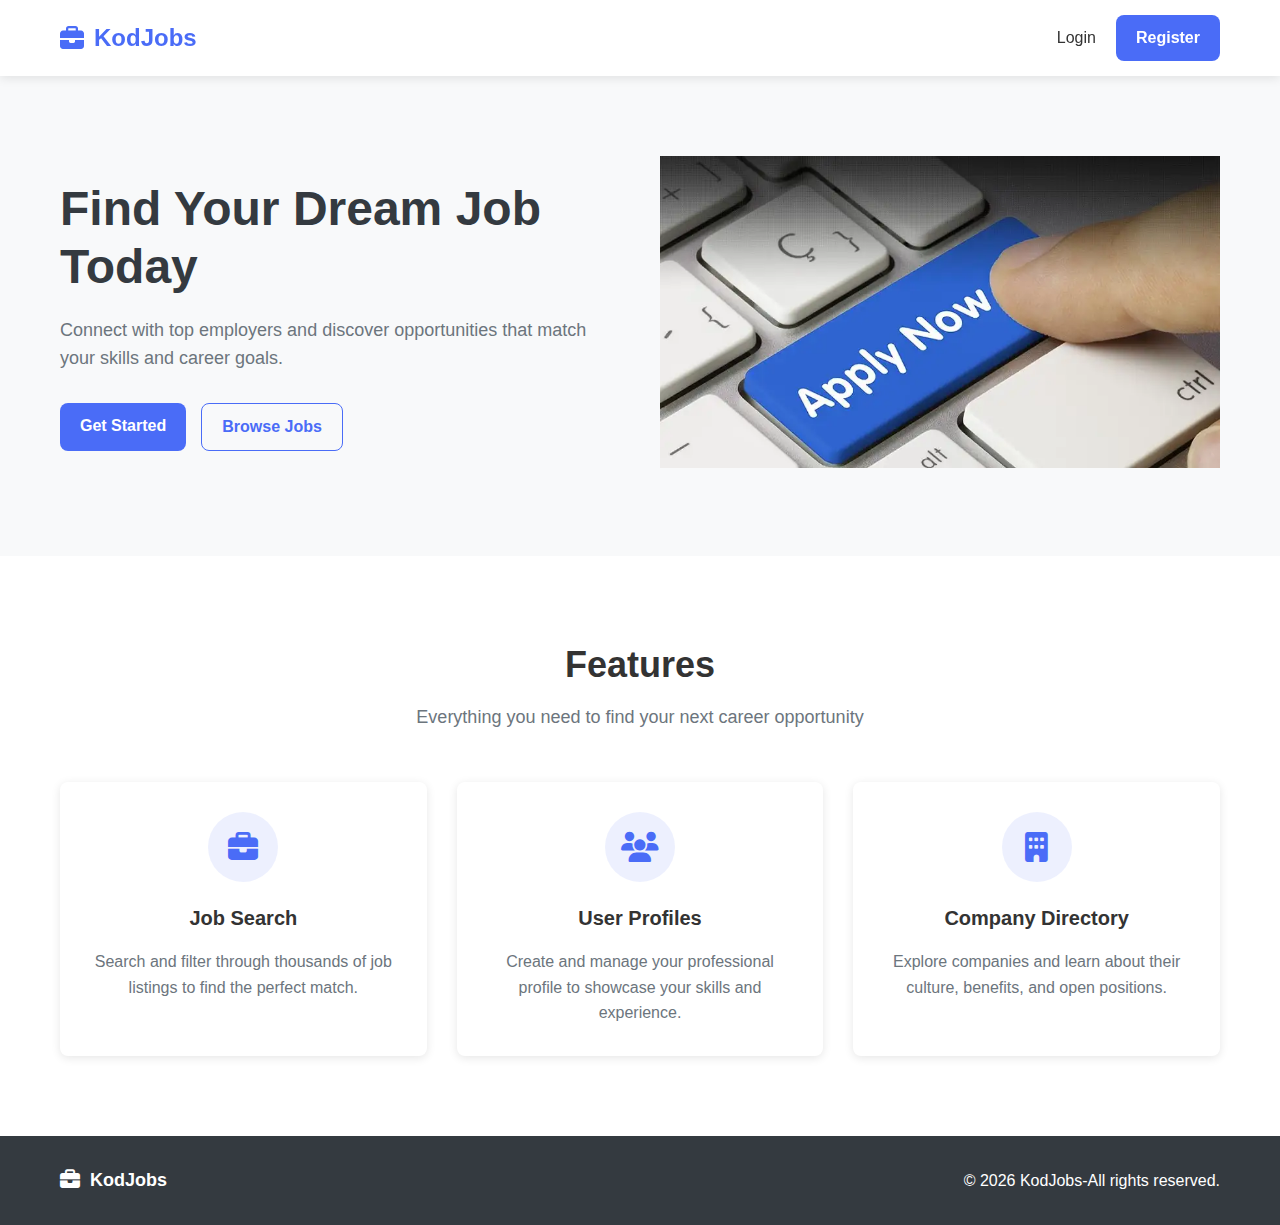
<file: index.html>
<!DOCTYPE html>
<html lang="en">
<head>
    <meta charset="UTF-8">
    <meta name="viewport" content="width=device-width, initial-scale=1.0">
    <title>KodJobs - Find Your Dream Job</title>
    <link rel="stylesheet" href="css/style.css">
    <link rel="stylesheet" href="css/responsive.css">
    <link rel="stylesheet" href="https://cdnjs.cloudflare.com/ajax/libs/font-awesome/6.4.0/css/all.min.css">
</head>
<body>
    <header>
        <div class="container">
            <div class="logo">
                <a href="index.html">
                    <i class="fas fa-briefcase"></i>
                    <h1>KodJobs</h1>
                </a>
            </div>
            <nav>
                <ul>
                    <li><a href="login.html">Login</a></li>
                    <li><a href="register.html" class="btn btn-primary">Register</a></li>
                </ul>
            </nav>
        </div>
    </header>

    <section class="hero">
        <div class="container">
            <div class="hero-content">
                <h1>Find Your Dream Job Today</h1>
                <p>Connect with top employers and discover opportunities that match your skills and career goals.</p>
                <div class="cta-buttons">
                    <a href="register.html" class="btn btn-primary">Get Started</a>
                    <a href="login.html" class="btn btn-secondary">Browse Jobs</a>
                </div>
            </div>
            <div class="hero-image">
                <img src="images/kodd.webp" alt="Job Search">
            </div>
        </div>
    </section>

    <section class="features">
        <div class="container">
            <h2 class="section-title">Features</h2>
            <p class="section-description">Everything you need to find your next career opportunity</p>
            
            <div class="feature-cards">
                <div class="feature-card">
                    <div class="feature-icon">
                        <i class="fas fa-briefcase"></i>
                    </div>
                    <h3>Job Search</h3>
                    <p>Search and filter through thousands of job listings to find the perfect match.</p>
                </div>
                
                <div class="feature-card">
                    <div class="feature-icon">
                        <i class="fas fa-users"></i>
                    </div>
                    <h3>User Profiles</h3>
                    <p>Create and manage your professional profile to showcase your skills and experience.</p>
                </div>
                
                <div class="feature-card">
                    <div class="feature-icon">
                        <i class="fas fa-building"></i>
                    </div>
                    <h3>Company Directory</h3>
                    <p>Explore companies and learn about their culture, benefits, and open positions.</p>
                </div>
            </div>
        </div>
    </section>

    <footer>
        <div class="container">
            <div class="footer-content">
                <div class="footer-logo">
                    <i class="fas fa-briefcase"></i>
                    <span>KodJobs</span>
                </div>
                <p>&copy; <span id="current-year"></span> KodJobs-All rights reserved.</p>
            </div>
        </div>
    </footer>

    <script>
        document.getElementById('current-year').textContent = new Date().getFullYear();
    </script>
</body>
</html>
</file>
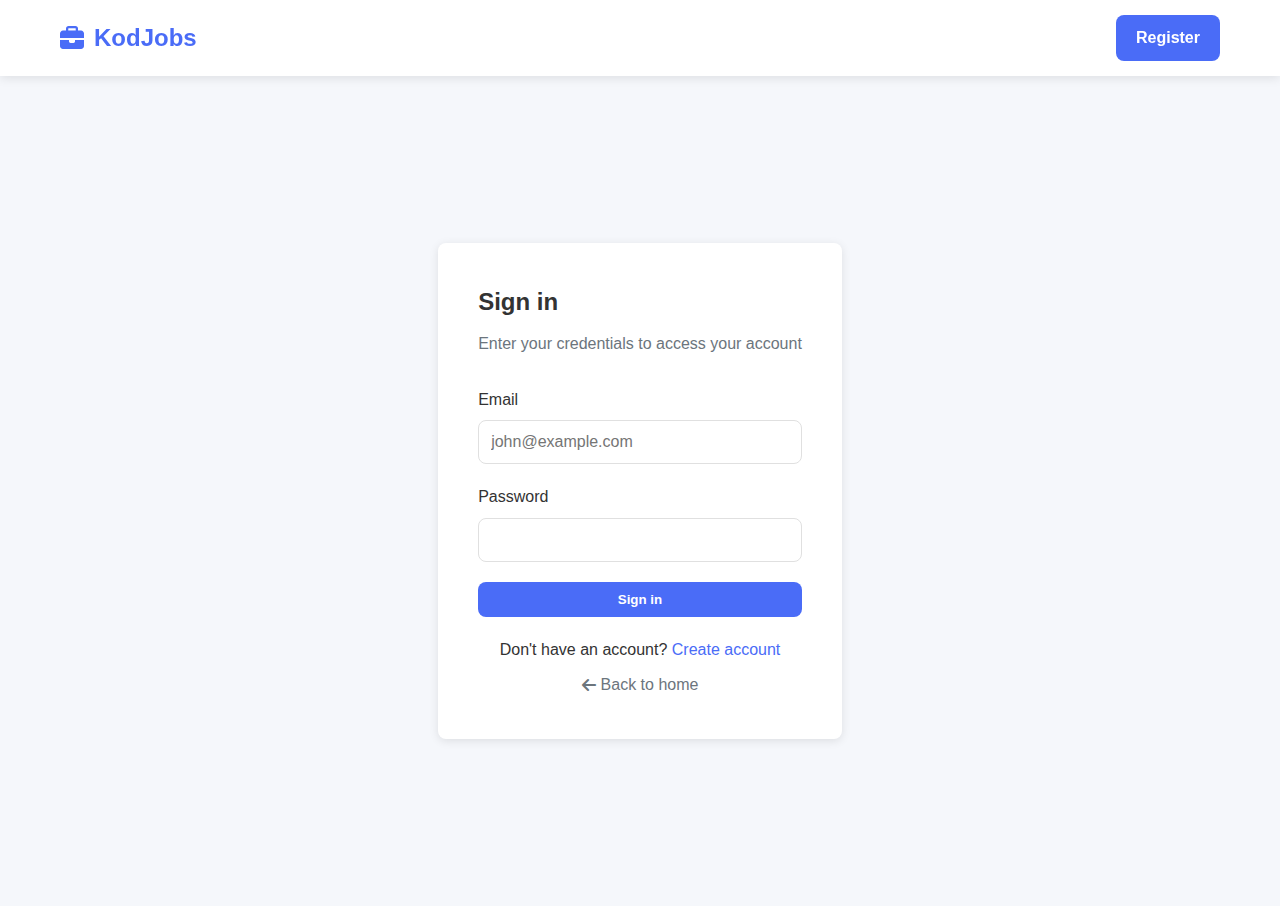
<file: dashboard.html>
<!DOCTYPE html>
<html lang="en">
<head>
    <meta charset="UTF-8">
    <meta name="viewport" content="width=device-width, initial-scale=1.0">
    <title>Dashboard - KodJobs</title>
    <link rel="stylesheet" href="css/style.css">
    <link rel="stylesheet" href="css/dashboard.css">
    <link rel="stylesheet" href="css/responsive.css">
    <link rel="stylesheet" href="https://cdnjs.cloudflare.com/ajax/libs/font-awesome/6.4.0/css/all.min.css">
</head>
<body data-requires-auth="true">
    <div class="dashboard-container">
        <!-- Sidebar -->
        <aside class="sidebar">
            <div class="sidebar-header">
                <div class="logo">
                    <i class="fas fa-briefcase"></i>
                    <h1>KodJobs</h1>
                </div>
                <button id="close-sidebar" class="close-sidebar">
                    <i class="fas fa-times"></i>
                </button>
            </div>
            
            <nav class="sidebar-nav">
                <ul>
                    <li class="active">
                        <a href="dashboard.html">
                            <i class="fas fa-home"></i>
                            <span>Dashboard</span>
                        </a>
                    </li>
                    <li>
                        <a href="jobs.html">
                            <i class="fas fa-briefcase"></i>
                            <span>Jobs</span>
                        </a>
                    </li>
                    <li>
                        <a href="profile.html">
                            <i class="fas fa-user"></i>
                            <span>Profile</span>
                        </a>
                    </li>
                    <li>
                        <a href="users.html">
                            <i class="fas fa-users"></i>
                            <span>Users</span>
                        </a>
                    </li>
                </ul>
            </nav>
            
            <div class="sidebar-footer">
                <button id="logout-button" class="btn btn-outline">
                    <i class="fas fa-sign-out-alt"></i>
                    <span>Logout</span>
                </button>
            </div>
        </aside>

        <!-- Main Content -->
        <main class="main-content">
            <header class="dashboard-header">
                <button id="toggle-sidebar" class="toggle-sidebar">
                    <i class="fas fa-bars"></i>
                </button>
                
                <div class="user-info">
                    <div class="user-avatar">
                        <i class="fas fa-user"></i>
                    </div>
                    <span id="user-name">User Name</span>
                </div>
            </header>

            <div class="content-wrapper">
                <div class="page-header">
                    <h1>Welcome, <span id="welcome-user-name">User</span></h1>
                    <p>Find and apply for jobs that match your skills and experience.</p>
                </div>
                
                <div class="search-container">
                    <div class="search-input">
                        <i class="fas fa-search"></i>
                        <input type="text" id="job-search" placeholder="Search jobs by title, company, or location...">
                    </div>
                </div>
                
                <div id="jobs-container" class="jobs-grid">
                    <!-- Jobs will be loaded here -->
                    <div class="loading">Loading jobs...</div>
                </div>
            </div>
        </main>
    </div>

    <script src="js/auth.js"></script>
    <script src="js/dashboard.js"></script>
</body>
</html>
</file>
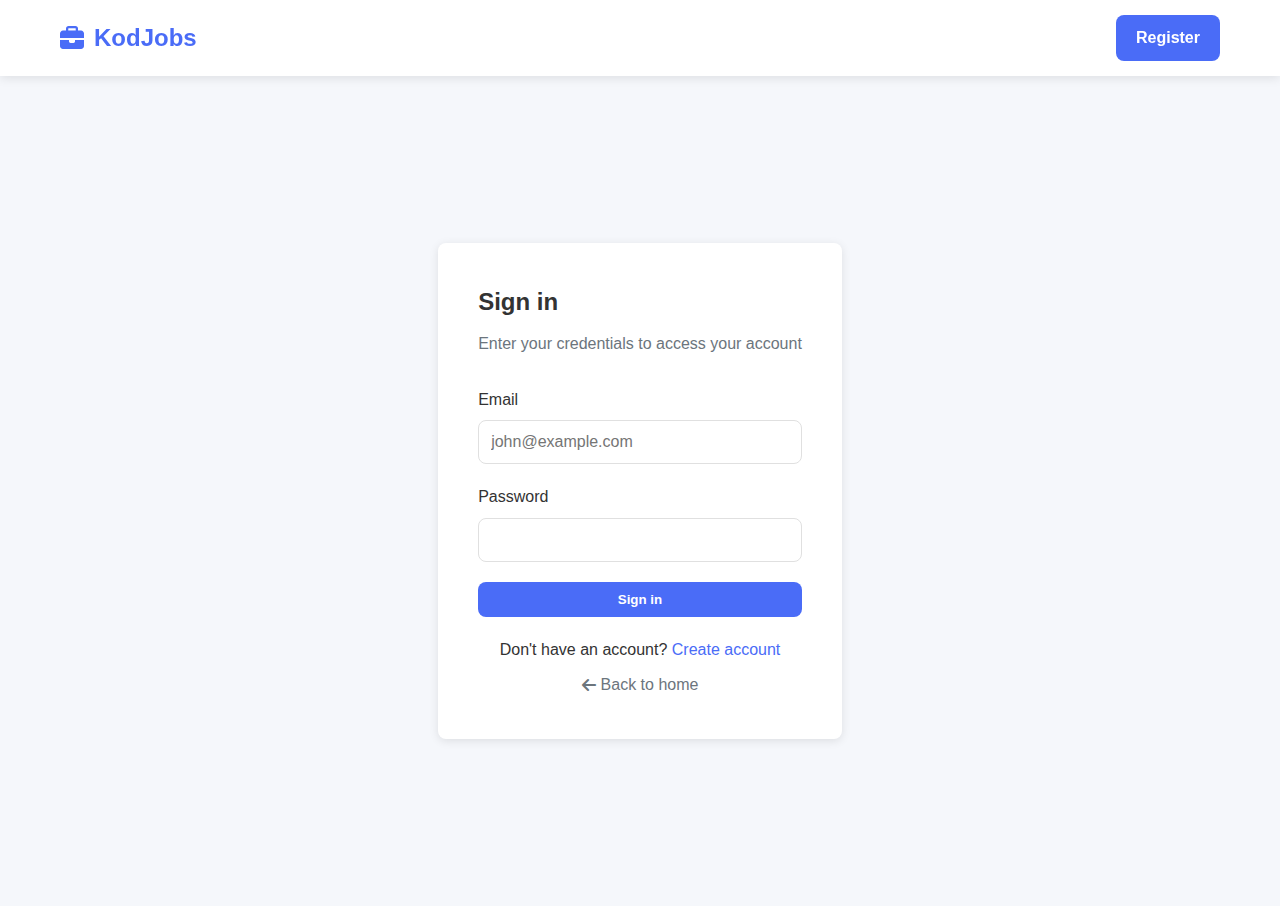
<file: jobs.html>
<!DOCTYPE html>
<html lang="en">
<head>
    <meta charset="UTF-8">
    <meta name="viewport" content="width=device-width, initial-scale=1.0">
    <title>Jobs - KodJobs</title>
    <link rel="stylesheet" href="css/style.css">
    <link rel="stylesheet" href="css/dashboard.css">
    <link rel="stylesheet" href="css/responsive.css">
    <link rel="stylesheet" href="https://cdnjs.cloudflare.com/ajax/libs/font-awesome/6.4.0/css/all.min.css">
</head>
<body data-requires-auth="true">
    <div class="dashboard-container">
        <!-- Sidebar -->
        <aside class="sidebar">
            <div class="sidebar-header">
                <div class="logo">
                    <i class="fas fa-briefcase"></i>
                    <h1>KodJobs</h1>
                </div>
                <button id="close-sidebar" class="close-sidebar">
                    <i class="fas fa-times"></i>
                </button>
            </div>
            
            <nav class="sidebar-nav">
                <ul>
                    <li>
                        <a href="dashboard.html">
                            <i class="fas fa-home"></i>
                            <span>Dashboard</span>
                        </a>
                    </li>
                    <li class="active">
                        <a href="jobs.html">
                            <i class="fas fa-briefcase"></i>
                            <span>Jobs</span>
                        </a>
                    </li>
                    <li>
                        <a href="profile.html">
                            <i class="fas fa-user"></i>
                            <span>Profile</span>
                        </a>
                    </li>
                    <li>
                        <a href="users.html">
                            <i class="fas fa-users"></i>
                            <span>Users</span>
                        </a>
                    </li>
                </ul>
            </nav>
            
            <div class="sidebar-footer">
                <button id="logout-button" class="btn btn-outline">
                    <i class="fas fa-sign-out-alt"></i>
                    <span>Logout</span>
                </button>
            </div>
        </aside>

        <!-- Main Content -->
        <main class="main-content">
            <header class="dashboard-header">
                <button id="toggle-sidebar" class="toggle-sidebar">
                    <i class="fas fa-bars"></i>
                </button>
                
                <div class="user-info">
                    <div class="user-avatar">
                        <i class="fas fa-user"></i>
                    </div>
                    <span id="user-name">User Name</span>
                </div>
            </header>

            <div class="content-wrapper">
                <div class="page-header">
                    <h1>Job Listings</h1>
                    <p>Browse and apply for jobs that match your skills and experience.</p>
                </div>
                
                <div class="search-filter-container">
                    <div class="search-input">
                        <i class="fas fa-search"></i>
                        <input type="text" id="job-search" placeholder="Search jobs by title, company, or description...">
                    </div>
                    
                    <button id="toggle-filters-btn" class="btn btn-outline">
                        <i class="fas fa-filter"></i> Filters
                    </button>
                </div>
                
                <div id="filters-container" class="filters-container" style="display: none;">
                    <div class="filter-group">
                        <label for="location-filter">Location</label>
                        <select id="location-filter">
                            <option value="">All locations</option>
                            <!-- Locations will be loaded here -->
                        </select>
                    </div>
                    
                    <div class="filter-group">
                        <label for="type-filter">Job Type</label>
                        <select id="type-filter">
                            <option value="">All types</option>
                            <!-- Job types will be loaded here -->
                        </select>
                    </div>
                </div>
                
                <div id="jobs-container" class="jobs-grid">
                    <!-- Jobs will be loaded here -->
                    <div class="loading">Loading jobs...</div>
                </div>
                
                <div id="no-jobs-message" class="empty-message" style="display: none;">
                    <p>No jobs found</p>
                    <p>Try adjusting your search terms or filters</p>
                </div>
            </div>
        </main>
    </div>

    <script src="js/auth.js"></script>
    <script src="js/jobs.js"></script>
</body>
</html>
</file>
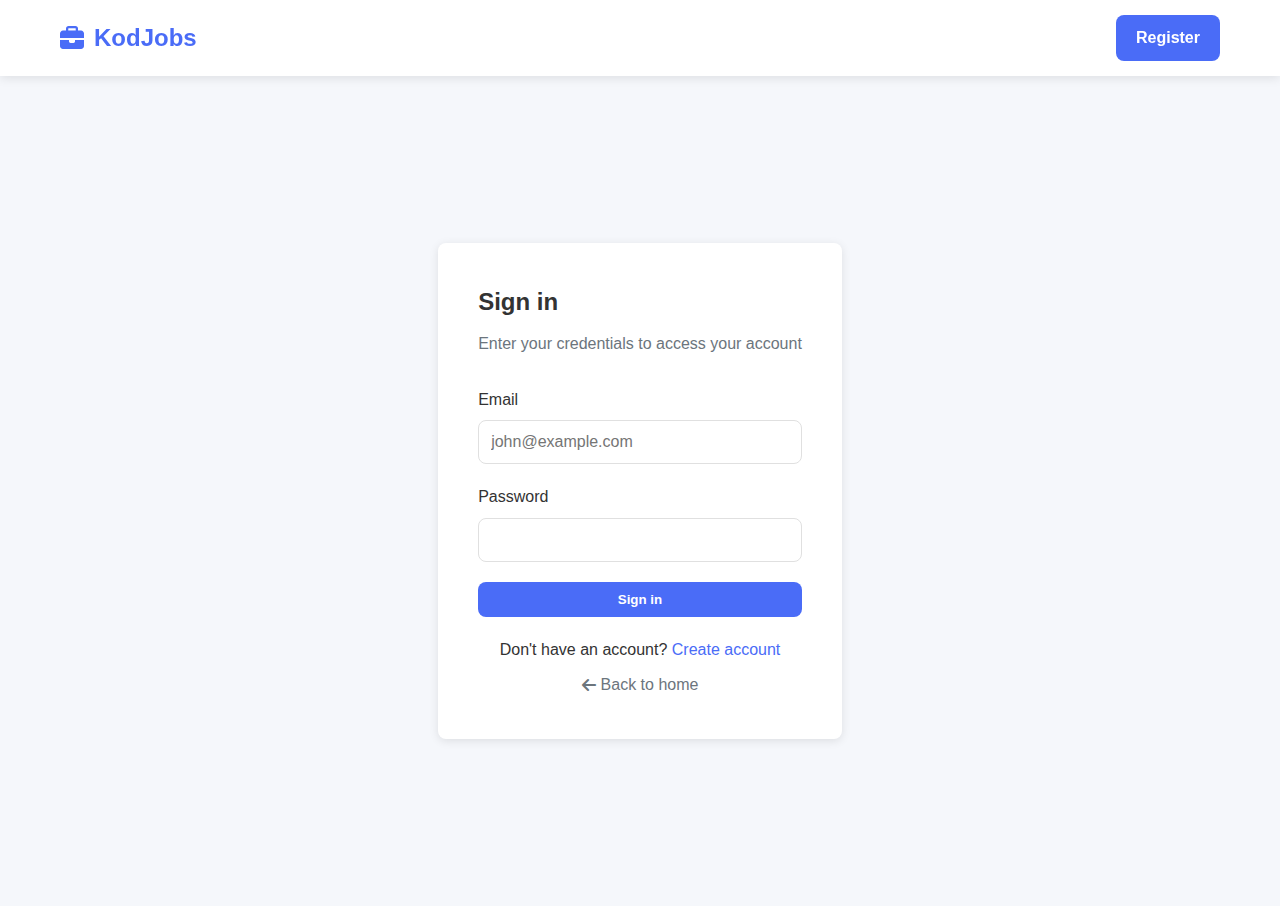
<file: login.html>
<!DOCTYPE html>
<html lang="en">
<head>
    <meta charset="UTF-8">
    <meta name="viewport" content="width=device-width, initial-scale=1.0">
    <title>Login - KodJobs</title>
    <link rel="stylesheet" href="css/style.css">
    <link rel="stylesheet" href="css/responsive.css">
    <link rel="stylesheet" href="https://cdnjs.cloudflare.com/ajax/libs/font-awesome/6.4.0/css/all.min.css">
</head>
<body>
    <header>
        <div class="container">
            <div class="logo">
                <a href="index.html">
                    <i class="fas fa-briefcase"></i>
                    <h1>KodJobs</h1>
                </a>
            </div>
            <nav>
                <ul>
                    <li><a href="register.html" class="btn btn-primary">Register</a></li>
                </ul>
            </nav>
        </div>
    </header>

    <section class="auth-section">
        <div class="container">
            <div class="auth-container">
                <h2>Sign in</h2>
                <p>Enter your credentials to access your account</p>
                
                <form id="login-form" class="auth-form">
                    <div class="form-group">
                        <label for="email">Email</label>
                        <input type="email" id="email" name="email" placeholder="john@example.com" required>
                    </div>
                    
                    <div class="form-group">
                        <label for="password">Password</label>
                        <input type="password" id="password" name="password" required>
                    </div>
                    
                    <div id="error-message" class="error-message"></div>
                    
                    <button type="submit" class="btn btn-primary btn-block">Sign in</button>
                </form>
                
                <div class="auth-footer">
                    <p>Don't have an account? <a href="register.html">Create account</a></p>
                    <a href="index.html" class="back-link"><i class="fas fa-arrow-left"></i> Back to home</a>
                </div>
            </div>
        </div>
    </section>

    <script src="js/auth.js"></script>
</body>
</html>
</file>
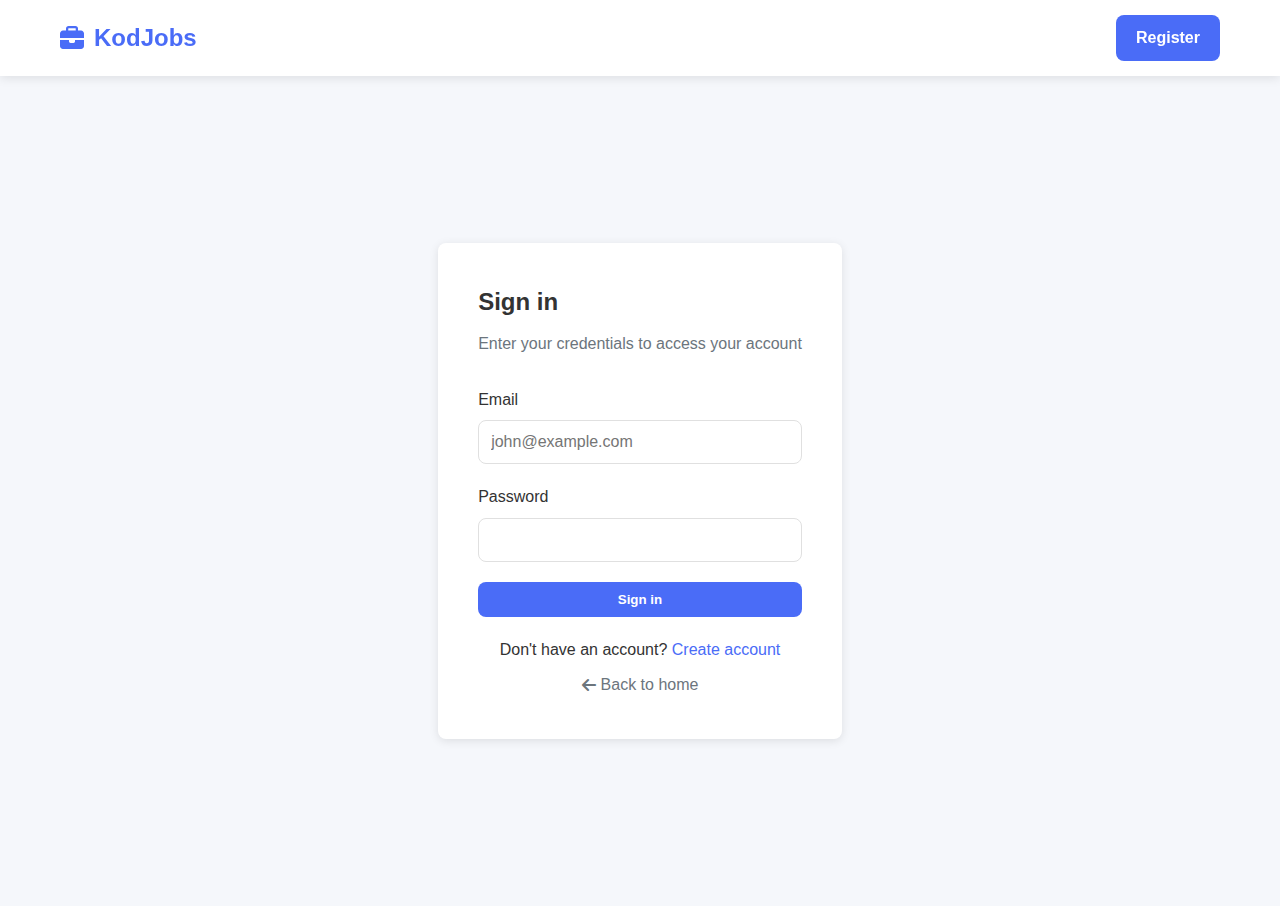
<file: profile.html>
<!DOCTYPE html>
<html lang="en">
<head>
    <meta charset="UTF-8">
    <meta name="viewport" content="width=device-width, initial-scale=1.0">
    <title>Profile - KodJob</title>
    <link rel="stylesheet" href="css/style.css">
    <link rel="stylesheet" href="css/dashboard.css">
    <link rel="stylesheet" href="css/responsive.css">
    <link rel="stylesheet" href="https://cdnjs.cloudflare.com/ajax/libs/font-awesome/6.4.0/css/all.min.css">
</head>
<body data-requires-auth="true">
    <div class="dashboard-container">
        <!-- Sidebar -->
        <aside class="sidebar">
            <div class="sidebar-header">
                <div class="logo">
                    <i class="fas fa-briefcase"></i>
                    <h1>KodJobs</h1>
                </div>
                <button id="close-sidebar" class="close-sidebar">
                    <i class="fas fa-times"></i>
                </button>
            </div>
            
            <nav class="sidebar-nav">
                <ul>
                    <li>
                        <a href="dashboard.html">
                            <i class="fas fa-home"></i>
                            <span>Dashboard</span>
                        </a>
                    </li>
                    <li>
                        <a href="jobs.html">
                            <i class="fas fa-briefcase"></i>
                            <span>Jobs</span>
                        </a>
                    </li>
                    <li class="active">
                        <a href="profile.html">
                            <i class="fas fa-user"></i>
                            <span>Profile</span>
                        </a>
                    </li>
                    <li>
                        <a href="users.html">
                            <i class="fas fa-users"></i>
                            <span>Users</span>
                        </a>
                    </li>
                </ul>
            </nav>
            
            <div class="sidebar-footer">
                <button id="logout-button" class="btn btn-outline">
                    <i class="fas fa-sign-out-alt"></i>
                    <span>Logout</span>
                </button>
            </div>
        </aside>

        <!-- Main Content -->
        <main class="main-content">
            <header class="dashboard-header">
                <button id="toggle-sidebar" class="toggle-sidebar">
                    <i class="fas fa-bars"></i>
                </button>
                
                <div class="user-info">
                    <div class="user-avatar">
                        <i class="fas fa-user"></i>
                    </div>
                    <span id="user-name">User Name</span>
                </div>
            </header>

            <div class="content-wrapper">
                <div class="page-header">
                    <h1>Profile</h1>
                    <p>Update your professional profile to showcase your skills and experience.</p>
                </div>
                
                <div class="profile-container">
                    <!-- Basic Information -->
                    <div class="card">
                        <div class="card-header">
                            <h2>Basic Information</h2>
                            <p>Update your personal and professional details</p>
                        </div>
                        <div class="card-body">
                            <form id="basic-info-form">
                                <div class="form-group">
                                    <label for="fullName">Full Name</label>
                                    <input type="text" id="fullName" name="fullName" disabled>
                                </div>
                                
                                <div class="form-group">
                                    <label for="email">Email</label>
                                    <input type="email" id="email" name="email" disabled>
                                </div>
                                
                                <div class="form-group">
                                    <label for="title">Professional Title</label>
                                    <input type="text" id="title" name="title" placeholder="e.g. Senior Frontend Developer">
                                </div>
                                
                                <div class="form-group">
                                    <label for="bio">Bio</label>
                                    <textarea id="bio" name="bio" rows="4" placeholder="Tell us about yourself and your professional background"></textarea>
                                </div>
                            </form>
                        </div>
                    </div>
                    
                    <!-- Skills -->
                    <div class="card">
                        <div class="card-header">
                            <h2>Skills</h2>
                            <p>Add your technical and professional skills</p>
                        </div>
                        <div class="card-body">
                            <div id="skills-container" class="skills-container">
                                <!-- Skills will be loaded here -->
                            </div>
                            
                            <div class="add-skill-form">
                                <input type="text" id="new-skill" placeholder="Add a skill">
                                <button id="add-skill-btn" class="btn btn-primary">
                                    <i class="fas fa-plus"></i> Add
                                </button>
                            </div>
                        </div>
                    </div>
                    
                    <!-- Work Experience -->
                    <div class="card">
                        <div class="card-header">
                            <h2>Work Experience</h2>
                            <p>Add your work history</p>
                            <button id="add-experience-btn" class="btn btn-primary">
                                <i class="fas fa-plus"></i> Add Experience
                            </button>
                        </div>
                        <div class="card-body">
                            <div id="experience-container">
                                <!-- Experience items will be loaded here -->
                                <p id="no-experience-message" class="empty-message">No work experience added yet</p>
                            </div>
                        </div>
                    </div>
                    
                    <!-- Education -->
                    <div class="card">
                        <div class="card-header">
                            <h2>Education</h2>
                            <p>Add your educational background</p>
                            <button id="add-education-btn" class="btn btn-primary">
                                <i class="fas fa-plus"></i> Add Education
                            </button>
                        </div>
                        <div class="card-body">
                            <div id="education-container">
                                <!-- Education items will be loaded here -->
                                <p id="no-education-message" class="empty-message">No education added yet</p>
                            </div>
                        </div>
                    </div>
                    
                    <div class="save-profile">
                        <button id="save-profile-btn" class="btn btn-primary">Save Profile</button>
                    </div>
                </div>
            </div>
        </main>
    </div>

    <script src="js/auth.js"></script>
    <script src="js/profile.js"></script>
</body>
</html>
</file>
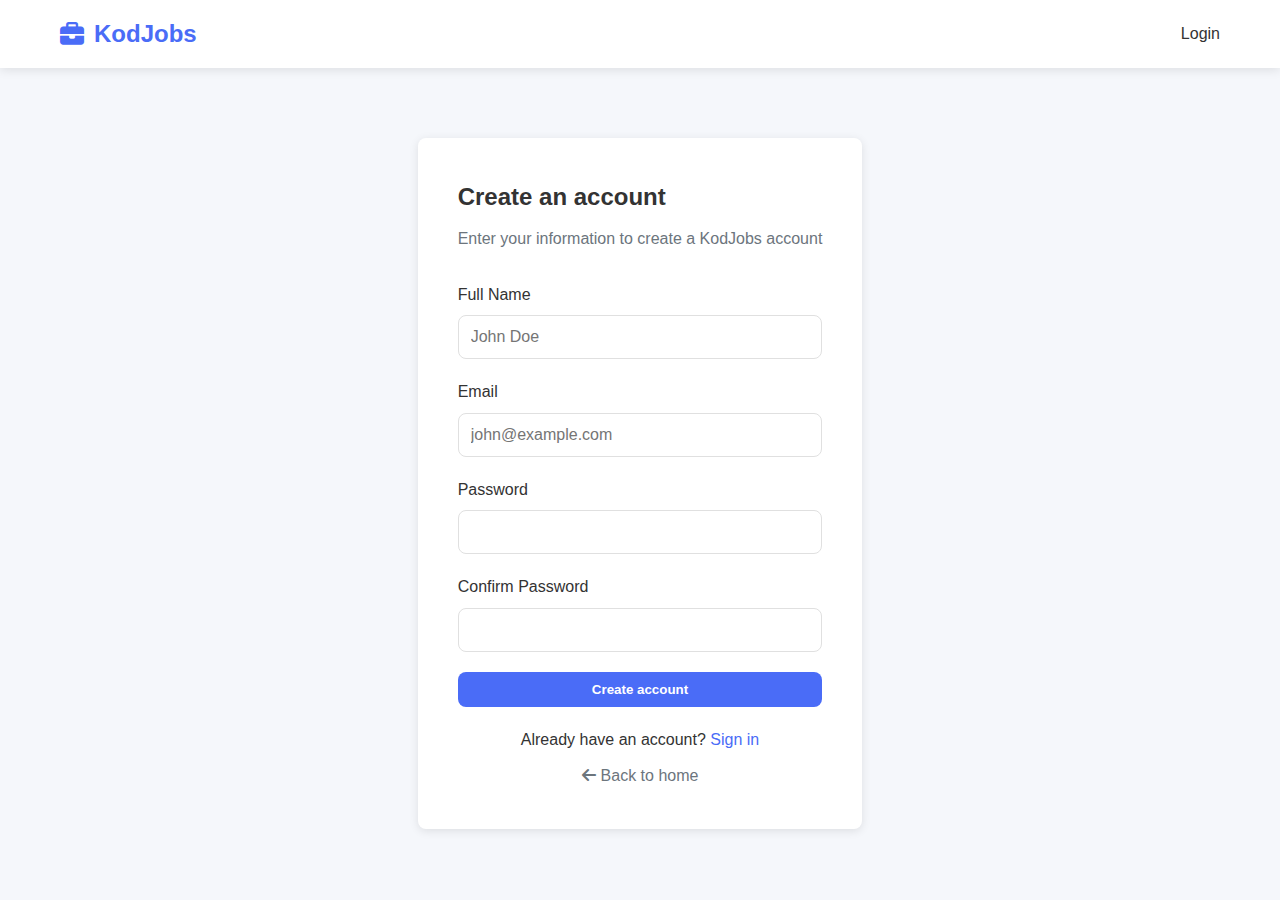
<file: register.html>
<!DOCTYPE html>
<html lang="en">
<head>
    <meta charset="UTF-8">
    <meta name="viewport" content="width=device-width, initial-scale=1.0">
    <title>Register - KodJobs</title>
    <link rel="stylesheet" href="css/style.css">
    <link rel="stylesheet" href="css/responsive.css">
    <link rel="stylesheet" href="https://cdnjs.cloudflare.com/ajax/libs/font-awesome/6.4.0/css/all.min.css">
</head>
<body>
    <header>
        <div class="container">
            <div class="logo">
                <a href="index.html">
                    <i class="fas fa-briefcase"></i>
                    <h1>KodJobs</h1>
                </a>
            </div>
            <nav>
                <ul>
                    <li><a href="login.html">Login</a></li>
                </ul>
            </nav>
        </div>
    </header>

    <section class="auth-section">
        <div class="container">
            <div class="auth-container">
                <h2>Create an account</h2>
                <p>Enter your information to create a KodJobs account</p>
                
                <form id="register-form" class="auth-form">
                    <div class="form-group">
                        <label for="fullName">Full Name</label>
                        <input type="text" id="fullName" name="fullName" placeholder="John Doe" required>
                    </div>
                    
                    <div class="form-group">
                        <label for="email">Email</label>
                        <input type="email" id="email" name="email" placeholder="john@example.com" required>
                    </div>
                    
                    <div class="form-group">
                        <label for="password">Password</label>
                        <input type="password" id="password" name="password" required>
                    </div>
                    
                    <div class="form-group">
                        <label for="confirmPassword">Confirm Password</label>
                        <input type="password" id="confirmPassword" name="confirmPassword" required>
                    </div>
                    
                    <div id="error-message" class="error-message"></div>
                    
                    <button type="submit" class="btn btn-primary btn-block">Create account</button>
                </form>
                
                <div class="auth-footer">
                    <p>Already have an account? <a href="login.html">Sign in</a></p>
                    <a href="index.html" class="back-link"><i class="fas fa-arrow-left"></i> Back to home</a>
                </div>
            </div>
        </div>
    </section>

    <script src="js/auth.js"></script>
</body>
</html>
</file>
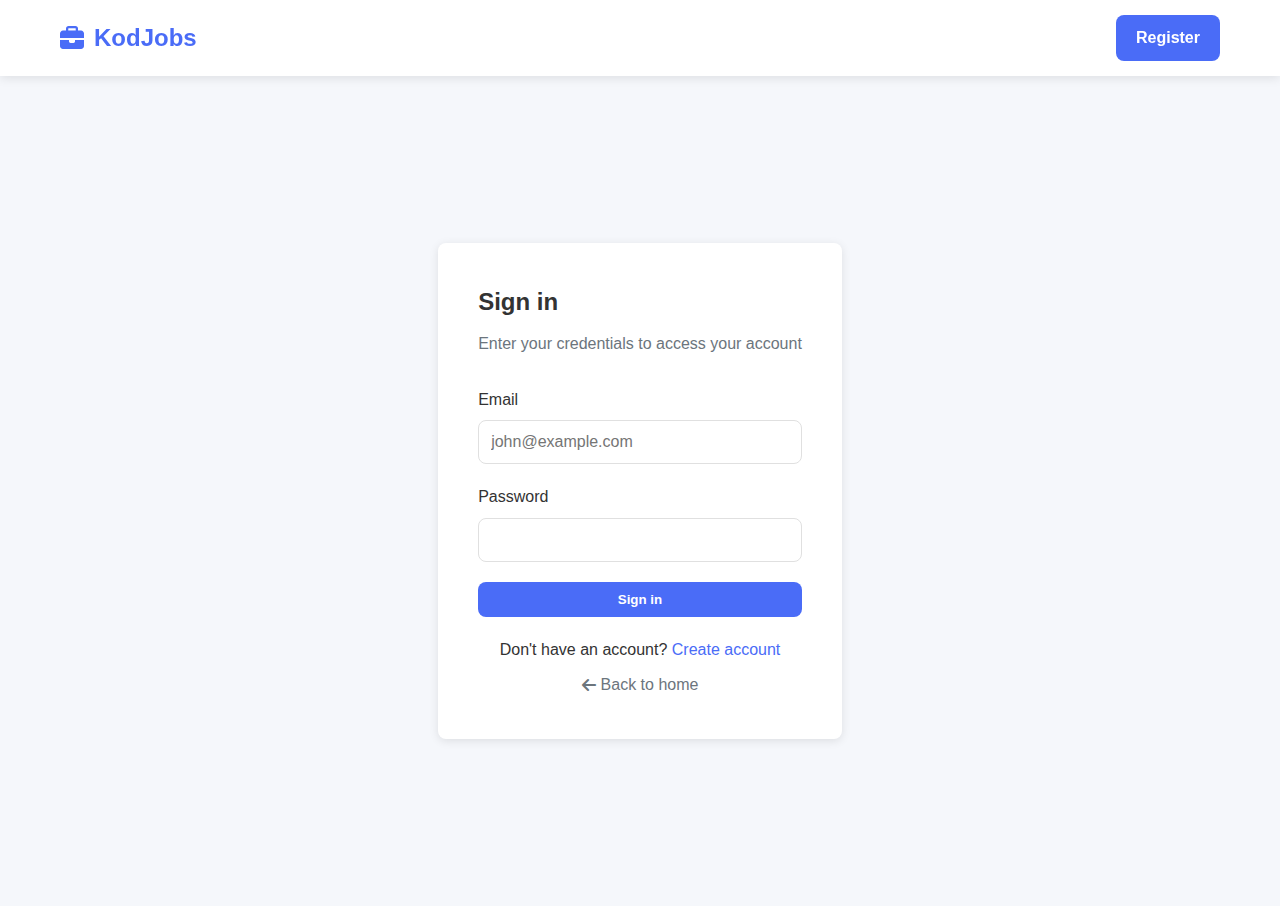
<file: users.html>
<!DOCTYPE html>
<html lang="en">
<head>
    <meta charset="UTF-8">
    <meta name="viewport" content="width=device-width, initial-scale=1.0">
    <title>Users - KodJobs</title>
    <link rel="stylesheet" href="css/style.css">
    <link rel="stylesheet" href="css/dashboard.css">
    <link rel="stylesheet" href="css/responsive.css">
    <link rel="stylesheet" href="https://cdnjs.cloudflare.com/ajax/libs/font-awesome/6.4.0/css/all.min.css">
</head>
<body data-requires-auth="true">
    <div class="dashboard-container">
        <!-- Sidebar -->
        <aside class="sidebar">
            <div class="sidebar-header">
                <div class="logo">
                    <i class="fas fa-briefcase"></i>
                    <h1>KodJobs</h1>
                </div>
                <button id="close-sidebar" class="close-sidebar">
                    <i class="fas fa-times"></i>
                </button>
            </div>
            
            <nav class="sidebar-nav">
                <ul>
                    <li>
                        <a href="dashboard.html">
                            <i class="fas fa-home"></i>
                            <span>Dashboard</span>
                        </a>
                    </li>
                    <li>
                        <a href="jobs.html">
                            <i class="fas fa-briefcase"></i>
                            <span>Jobs</span>
                        </a>
                    </li>
                    <li>
                        <a href="profile.html">
                            <i class="fas fa-user"></i>
                            <span>Profile</span>
                        </a>
                    </li>
                    <li class="active">
                        <a href="users.html">
                            <i class="fas fa-users"></i>
                            <span>Users</span>
                        </a>
                    </li>
                </ul>
            </nav>
            
            <div class="sidebar-footer">
                <button id="logout-button" class="btn btn-outline">
                    <i class="fas fa-sign-out-alt"></i>
                    <span>Logout</span>
                </button>
            </div>
        </aside>

        <!-- Main Content -->
        <main class="main-content">
            <header class="dashboard-header">
                <button id="toggle-sidebar" class="toggle-sidebar">
                    <i class="fas fa-bars"></i>
                </button>
                
                <div class="user-info">
                    <div class="user-avatar">
                        <i class="fas fa-user"></i>
                    </div>
                    <span id="user-name">User Name</span>
                </div>
            </header>

            <div class="content-wrapper">
                <div class="page-header">
                    <div>
                        <h1>Users</h1>
                        <p>View all registered users on the platform</p>
                    </div>
                    <button id="download-json-btn" class="btn btn-primary">
                        <i class="fas fa-download"></i> Download JSON
                    </button>
                </div>
                
                <div class="search-container">
                    <div class="search-input">
                        <i class="fas fa-search"></i>
                        <input type="text" id="user-search" placeholder="Search users by name, email, or title...">
                    </div>
                </div>
                
                <div class="card">
                    <div class="card-header">
                        <h2>All Users</h2>
                        <p id="users-count">0 users found</p>
                    </div>
                    <div class="card-body">
                        <div class="table-responsive">
                            <table class="table">
                                <thead>
                                    <tr>
                                        <th>Name</th>
                                        <th>Email</th>
                                        <th>Title</th>
                                        <th>Skills</th>
                                        <th>Joined</th>
                                    </tr>
                                </thead>
                                <tbody id="users-table-body">
                                    <!-- Users will be loaded here -->
                                    <tr>
                                        <td colspan="5" class="text-center">Loading users...</td>
                                    </tr>
                                </tbody>
                            </table>
                        </div>
                    </div>
                </div>
            </div>
        </main>
    </div>

    <script src="js/auth.js"></script>
    <script src="js/users.js"></script>
</body>
</html>
</file>
<file: css/style.css>
/* Base styles */
* {
    margin: 0;
    padding: 0;
    box-sizing: border-box;
}

:root {
    --primary-color: #4a6cf7;
    --primary-hover: #3a5ce4;
    --secondary-color: #6c757d;
    --success-color: #28a745;
    --danger-color: #dc3545;
    --warning-color: #ffc107;
    --info-color: #17a2b8;
    --light-color: #f8f9fa;
    --dark-color: #343a40;
    --body-bg: #f5f7fb;
    --body-color: #333;
    --card-bg: #fff;
    --border-color: #e0e0e0;
    --shadow: 0 2px 10px rgba(0, 0, 0, 0.1);
    --radius: 8px;
    --transition: all 0.3s ease;
}

body {
    font-family: 'Arial', sans-serif;
    line-height: 1.6;
    color: var(--body-color);
    background-color: var(--body-bg);
}

a {
    text-decoration: none;
    color: var(--primary-color);
    transition: var(--transition);
}

a:hover {
    color: var(--primary-hover);
}

img {
    max-width: 100%;
    height: auto;
}

.container {
    max-width: 1200px;
    margin: 0 auto;
    padding: 0 20px;
}

/* Header styles */
header {
    background-color: var(--card-bg);
    box-shadow: var(--shadow);
    padding: 15px 0;
    position: sticky;
    top: 0;
    z-index: 100;
}

header .container {
    display: flex;
    justify-content: space-between;
    align-items: center;
}

.logo {
    display: flex;
    align-items: center;
    gap: 10px;
}

.logo i {
    font-size: 24px;
    color: var(--primary-color);
}

.logo h1 {
    font-size: 24px;
    color: var(--primary-color);
    margin: 0;
}

.logo a {
    display: flex;
    align-items: center;
    gap: 10px;
    color: inherit;
    text-decoration: none;
}

nav ul {
    display: flex;
    list-style: none;
    gap: 20px;
    align-items: center;
}

nav ul li a {
    color: var(--body-color);
    font-weight: 500;
    transition: var(--transition);
}

nav ul li a:hover {
    color: var(--primary-color);
}

/* Button styles */
.btn {
    display: inline-block;
    padding: 10px 20px;
    border-radius: var(--radius);
    font-weight: 600;
    cursor: pointer;
    transition: var(--transition);
    border: none;
    text-align: center;
}

.btn-primary {
    background-color: var(--primary-color);
    color: white;
}

.btn-primary:hover {
    background-color: var(--primary-hover);
    color: white;
}

.btn-secondary {
    background-color: transparent;
    color: var(--primary-color);
    border: 1px solid var(--primary-color);
}

.btn-secondary:hover {
    background-color: var(--primary-color);
    color: white;
}

.btn-outline {
    background-color: transparent;
    color: var(--body-color);
    border: 1px solid var(--border-color);
}

.btn-outline:hover {
    background-color: var(--light-color);
}

.btn-block {
    display: block;
    width: 100%;
}

.btn i {
    margin-right: 5px;
}

/* Hero section */
.hero {
    padding: 80px 0;
    background-color: var(--light-color);
}

.hero .container {
    display: flex;
    align-items: center;
    gap: 40px;
}

.hero-content {
    flex: 1;
}

.hero-content h1 {
    font-size: 48px;
    line-height: 1.2;
    margin-bottom: 20px;
    color: var(--dark-color);
}

.hero-content p {
    font-size: 18px;
    margin-bottom: 30px;
    color: var(--secondary-color);
}

.cta-buttons {
    display: flex;
    gap: 15px;
}

.hero-image {
    flex: 1;
}

/* Features section */
.features {
    padding: 80px 0;
    background-color: var(--card-bg);
}

.section-title {
    font-size: 36px;
    text-align: center;
    margin-bottom: 10px;
}

.section-description {
    font-size: 18px;
    text-align: center;
    color: var(--secondary-color);
    margin-bottom: 50px;
}

.feature-cards {
    display: grid;
    grid-template-columns: repeat(auto-fit, minmax(300px, 1fr));
    gap: 30px;
}

.feature-card {
    background-color: var(--card-bg);
    border-radius: var(--radius);
    padding: 30px;
    box-shadow: var(--shadow);
    text-align: center;
    transition: var(--transition);
}

.feature-card:hover {
    transform: translateY(-5px);
    box-shadow: 0 10px 20px rgba(0, 0, 0, 0.1);
}

.feature-icon {
    width: 70px;
    height: 70px;
    background-color: rgba(74, 108, 247, 0.1);
    border-radius: 50%;
    display: flex;
    align-items: center;
    justify-content: center;
    margin: 0 auto 20px;
}

.feature-icon i {
    font-size: 30px;
    color: var(--primary-color);
}

.feature-card h3 {
    font-size: 20px;
    margin-bottom: 15px;
}

.feature-card p {
    color: var(--secondary-color);
}

/* Footer */
footer {
    background-color: var(--dark-color);
    color: white;
    padding: 30px 0;
}

.footer-content {
    display: flex;
    justify-content: space-between;
    align-items: center;
}

.footer-logo {
    display: flex;
    align-items: center;
    gap: 10px;
    font-size: 18px;
    font-weight: 600;
}

.footer-logo i {
    font-size: 20px;
}

.footer-links {
    display: flex;
    gap: 20px;
}

.footer-links a {
    color: white;
    opacity: 0.8;
}

.footer-links a:hover {
    opacity: 1;
}

/* Auth pages */
.auth-section {
    min-height: calc(100vh - 70px);
    display: flex;
    align-items: center;
    justify-content: center;
    padding: 40px 0;
    background-color: var(--body-bg);
}

.auth-container {
    background-color: var(--card-bg);
    border-radius: var(--radius);
    box-shadow: var(--shadow);
    padding: 40px;
    width: 100%;
    max-width: 500px;
}

.auth-container h2 {
    font-size: 24px;
    margin-bottom: 10px;
}

.auth-container > p {
    color: var(--secondary-color);
    margin-bottom: 30px;
}

.auth-form {
    margin-bottom: 20px;
}

.form-group {
    margin-bottom: 20px;
}

.form-group label {
    display: block;
    margin-bottom: 8px;
    font-weight: 500;
}

.form-group input,
.form-group textarea,
.form-group select {
    width: 100%;
    padding: 12px;
    border: 1px solid var(--border-color);
    border-radius: var(--radius);
    font-size: 16px;
    transition: var(--transition);
}

.form-group input:focus,
.form-group textarea:focus,
.form-group select:focus {
    outline: none;
    border-color: var(--primary-color);
    box-shadow: 0 0 0 2px rgba(74, 108, 247, 0.2);
}

.error-message {
    color: var(--danger-color);
    margin-bottom: 15px;
    display: none;
}

.auth-footer {
    text-align: center;
    margin-top: 20px;
}

.auth-footer p {
    margin-bottom: 10px;
}

.back-link {
    display: inline-flex;
    align-items: center;
    gap: 5px;
    color: var(--secondary-color);
}

.back-link:hover {
    color: var(--primary-color);
}

/* Card styles */
.card {
    background-color: var(--card-bg);
    border-radius: var(--radius);
    box-shadow: var(--shadow);
    margin-bottom: 20px;
    overflow: hidden;
}

.card-header {
    padding: 20px;
    border-bottom: 1px solid var(--border-color);
    display: flex;
    flex-direction: column;
    gap: 5px;
}

.card-header h2 {
    font-size: 20px;
    margin: 0;
}

.card-header p {
    color: var(--secondary-color);
    margin: 0;
}

.card-body {
    padding: 20px;
}

/* Table styles */
.table-responsive {
    overflow-x: auto;
}

.table {
    width: 100%;
    border-collapse: collapse;
}

.table th,
.table td {
    padding: 12px 15px;
    text-align: left;
    border-bottom: 1px solid var(--border-color);
}

.table th {
    font-weight: 600;
    background-color: var(--light-color);
}

.table tbody tr:hover {
    background-color: rgba(0, 0, 0, 0.02);
}

.text-center {
    text-align: center;
}

/* Empty state */
.empty-message {
    text-align: center;
    padding: 30px;
    color: var(--secondary-color);
}

/* Loading state */
.loading {
    text-align: center;
    padding: 30px;
    color: var(--secondary-color);
}
</file>
<file: css/responsive.css>
/* Responsive styles */
@media (max-width: 992px) {
    .feature-cards {
        grid-template-columns: repeat(2, 1fr);
    }
}

@media (max-width: 768px) {
    .hero .container {
        flex-direction: column;
    }
    
    .hero-content h1 {
        font-size: 36px;
    }
    
    .feature-cards {
        grid-template-columns: 1fr;
    }
    
    .jobs-grid {
        grid-template-columns: 1fr;
    }
}

@media (max-width: 576px) {
    .hero-content h1 {
        font-size: 28px;
    }
    
    .cta-buttons {
        flex-direction: column;
    }
    
    .btn {
        width: 100%;
    }
    
    .auth-container {
        padding: 20px;
    }
}
</file>
<file: css/dashboard.css>
/* Dashboard layout */
.dashboard-container {
    display: flex;
    min-height: 100vh;
}

/* Sidebar */
.sidebar {
    width: 250px;
    background-color: var(--card-bg);
    border-right: 1px solid var(--border-color);
    display: flex;
    flex-direction: column;
    position: fixed;
    top: 0;
    left: 0;
    bottom: 0;
    z-index: 100;
    transition: transform 0.3s ease;
}

.sidebar-header {
    padding: 20px;
    display: flex;
    align-items: center;
    justify-content: space-between;
    border-bottom: 1px solid var(--border-color);
}

.sidebar-nav {
    flex: 1;
    padding: 20px 0;
    overflow-y: auto;
}

.sidebar-nav ul {
    list-style: none;
    display: flex;
    flex-direction: column;
    gap: 15px; /* Adds space between items */
}

.sidebar-nav ul li {
    width: 100%; /* Ensure full width */
}

.sidebar-nav ul li a {
    display: flex;
    align-items: center;
    gap: 10px;
    padding: 12px 20px;
    color: var(--body-color);
    transition: var(--transition);
    border-left: 3px solid transparent;
}

.sidebar-nav ul li a:hover {
    background-color: rgba(0, 0, 0, 0.05);
}

.sidebar-nav ul li.active a {
    background-color: rgba(74, 108, 247, 0.1);
    color: var(--primary-color);
    border-left-color: var(--primary-color);
}

.sidebar-footer {
    padding: 20px;
    border-top: 1px solid var(--border-color);
}

.close-sidebar {
    display: none;
    background: none;
    border: none;
    font-size: 18px;
    cursor: pointer;
    color: var(--secondary-color);
}

/* Main content */
.main-content {
    flex: 1;
    margin-left: 250px;
    transition: margin-left 0.3s ease;
}

.dashboard-header {
    background-color: var(--card-bg);
    padding: 15px 20px;
    display: flex;
    align-items: center;
    justify-content: space-between;
    border-bottom: 1px solid var(--border-color);
    position: sticky;
    top: 0;
    z-index: 99;
}

.toggle-sidebar {
    background: none;
    border: none;
    font-size: 20px;
    cursor: pointer;
    display: none;
    color: var(--body-color);
}

.user-info {
    display: flex;
    align-items: center;
    gap: 10px;
}

.user-avatar {
    width: 32px;
    height: 32px;
    border-radius: 50%;
    background-color: rgba(74, 108, 247, 0.1);
    display: flex;
    align-items: center;
    justify-content: center;
    color: var(--primary-color);
}

.content-wrapper {
    padding: 20px;
    background-color: var(--body-bg);
    min-height: calc(100vh - 61px);
}

.page-header {
    display: flex;
    justify-content: space-between;
    align-items: flex-start;
    margin-bottom: 20px;
}

.page-header h1 {
    font-size: 24px;
    margin-bottom: 5px;
}

.page-header p {
    color: var(--secondary-color);
}

/* Search and filters */
.search-container {
    margin-bottom: 20px;
}

.search-input {
    position: relative;
}

.search-input i {
    position: absolute;
    left: 15px;
    top: 50%;
    transform: translateY(-50%);
    color: var(--secondary-color);
}

.search-input input {
    width: 100%;
    padding: 12px 12px 12px 40px;
    border: 1px solid var(--border-color);
    border-radius: var(--radius);
    font-size: 16px;
}

.search-filter-container {
    display: flex;
    gap: 10px;
    margin-bottom: 20px;
}

.search-filter-container .search-input {
    flex: 1;
}

.filters-container {
    display: grid;
    grid-template-columns: repeat(auto-fit, minmax(200px, 1fr));
    gap: 15px;
    margin-bottom: 20px;
    padding: 15px;
    background-color: var(--card-bg);
    border-radius: var(--radius);
    border: 1px solid var(--border-color);
}

.filter-group {
    display: flex;
    flex-direction: column;
    gap: 5px;
}

.filter-group label {
    font-weight: 500;
}

.filter-group select {
    padding: 10px;
    border: 1px solid var(--border-color);
    border-radius: var(--radius);
}

/* Jobs grid */
.jobs-grid {
    display: grid;
    grid-template-columns: repeat(auto-fill, minmax(300px, 1fr));
    gap: 20px;
}

.job-card {
    background-color: var(--card-bg);
    border-radius: var(--radius);
    box-shadow: var(--shadow);
    padding: 20px;
    transition: var(--transition);
}

.job-card:hover {
    transform: translateY(-5px);
    box-shadow: 0 10px 20px rgba(0, 0, 0, 0.1);
}

.job-card h3 {
    font-size: 18px;
    margin-bottom: 5px;
}

.job-card .company {
    color: var(--secondary-color);
    margin-bottom: 10px;
    display: flex;
    align-items: center;
    gap: 5px;
}

.job-card .location,
.job-card .job-type,
.job-card .posted {
    font-size: 14px;
    color: var(--secondary-color);
    margin-bottom: 5px;
    display: flex;
    align-items: center;
    gap: 5px;
}

.job-card p {
    margin: 10px 0;
    white-space: nowrap;
    overflow: hidden;
    text-overflow: ellipsis;
}


.job-card .requirements {
    display: flex;
    flex-wrap: wrap;
    gap: 5px;
    margin-bottom: 15px;
}

.tag {
    background-color: rgba(74, 108, 247, 0.1);
    color: var(--primary-color);
    padding: 5px 10px;
    border-radius: 20px;
    font-size: 12px;
    font-weight: 500;
}

/* Profile page */
.profile-container {
    max-width: 800px;
    margin: 0 auto;
}

.skills-container {
    display: flex;
    flex-wrap: wrap;
    gap: 10px;
    margin-bottom: 15px;
}

.skill-tag {
    background-color: rgba(74, 108, 247, 0.1);
    color: var(--primary-color);
    padding: 5px 10px;
    border-radius: 20px;
    font-size: 14px;
    font-weight: 500;
    display: flex;
    align-items: center;
    gap: 5px;
}

.skill-tag button {
    background: none;
    border: none;
    color: var(--secondary-color);
    cursor: pointer;
    font-size: 12px;
    display: flex;
    align-items: center;
    justify-content: center;
}

.add-skill-form {
    display: flex;
    gap: 10px;
}

.add-skill-form input {
    flex: 1;
    padding: 10px;
    border: 1px solid var(--border-color);
    border-radius: var(--radius);
}

.experience-item,
.education-item {
    border: 1px solid var(--border-color);
    border-radius: var(--radius);
    padding: 15px;
    margin-bottom: 15px;
}

.item-header {
    display: flex;
    justify-content: space-between;
    align-items: center;
    margin-bottom: 15px;
}

.item-header h3 {
    font-size: 16px;
    margin: 0;
}

.item-header button {
    background: none;
    border: none;
    color: var(--danger-color);
    cursor: pointer;
}

.item-form {
    display: grid;
    grid-template-columns: 1fr 1fr;
    gap: 15px;
}

.item-form .form-group:last-child {
    grid-column: 1 / -1;
}

.save-profile {
    display: flex;
    justify-content: flex-end;
    margin-top: 20px;
}

/* Responsive styles */
@media (max-width: 992px) {
    .sidebar {
        transform: translateX(-100%);
    }
    
    .sidebar.active {
        transform: translateX(0);
    }
    
    .main-content {
        margin-left: 0;
    }
    
    .toggle-sidebar {
        display: block;
    }
    
    .close-sidebar {
        display: block;
    }
    
    .item-form {
        grid-template-columns: 1fr;
    }
}

@media (max-width: 768px) {
    .hero .container {
        flex-direction: column;
    }
    
    .hero-content,
    .hero-image {
        flex: none;
        width: 100%;
    }
    
    .hero-image {
        margin-top: 40px;
    }
    
    .footer-content {
        flex-direction: column;
        gap: 20px;
        text-align: center;
    }
    
    .page-header {
        flex-direction: column;
        gap: 15px;
    }
    
    .search-filter-container {
        flex-direction: column;
    }
}

@media (max-width: 576px) {
    .cta-buttons {
        flex-direction: column;
        gap: 10px;
    }
    
    .auth-container {
        padding: 20px;
    }
}
</file>
